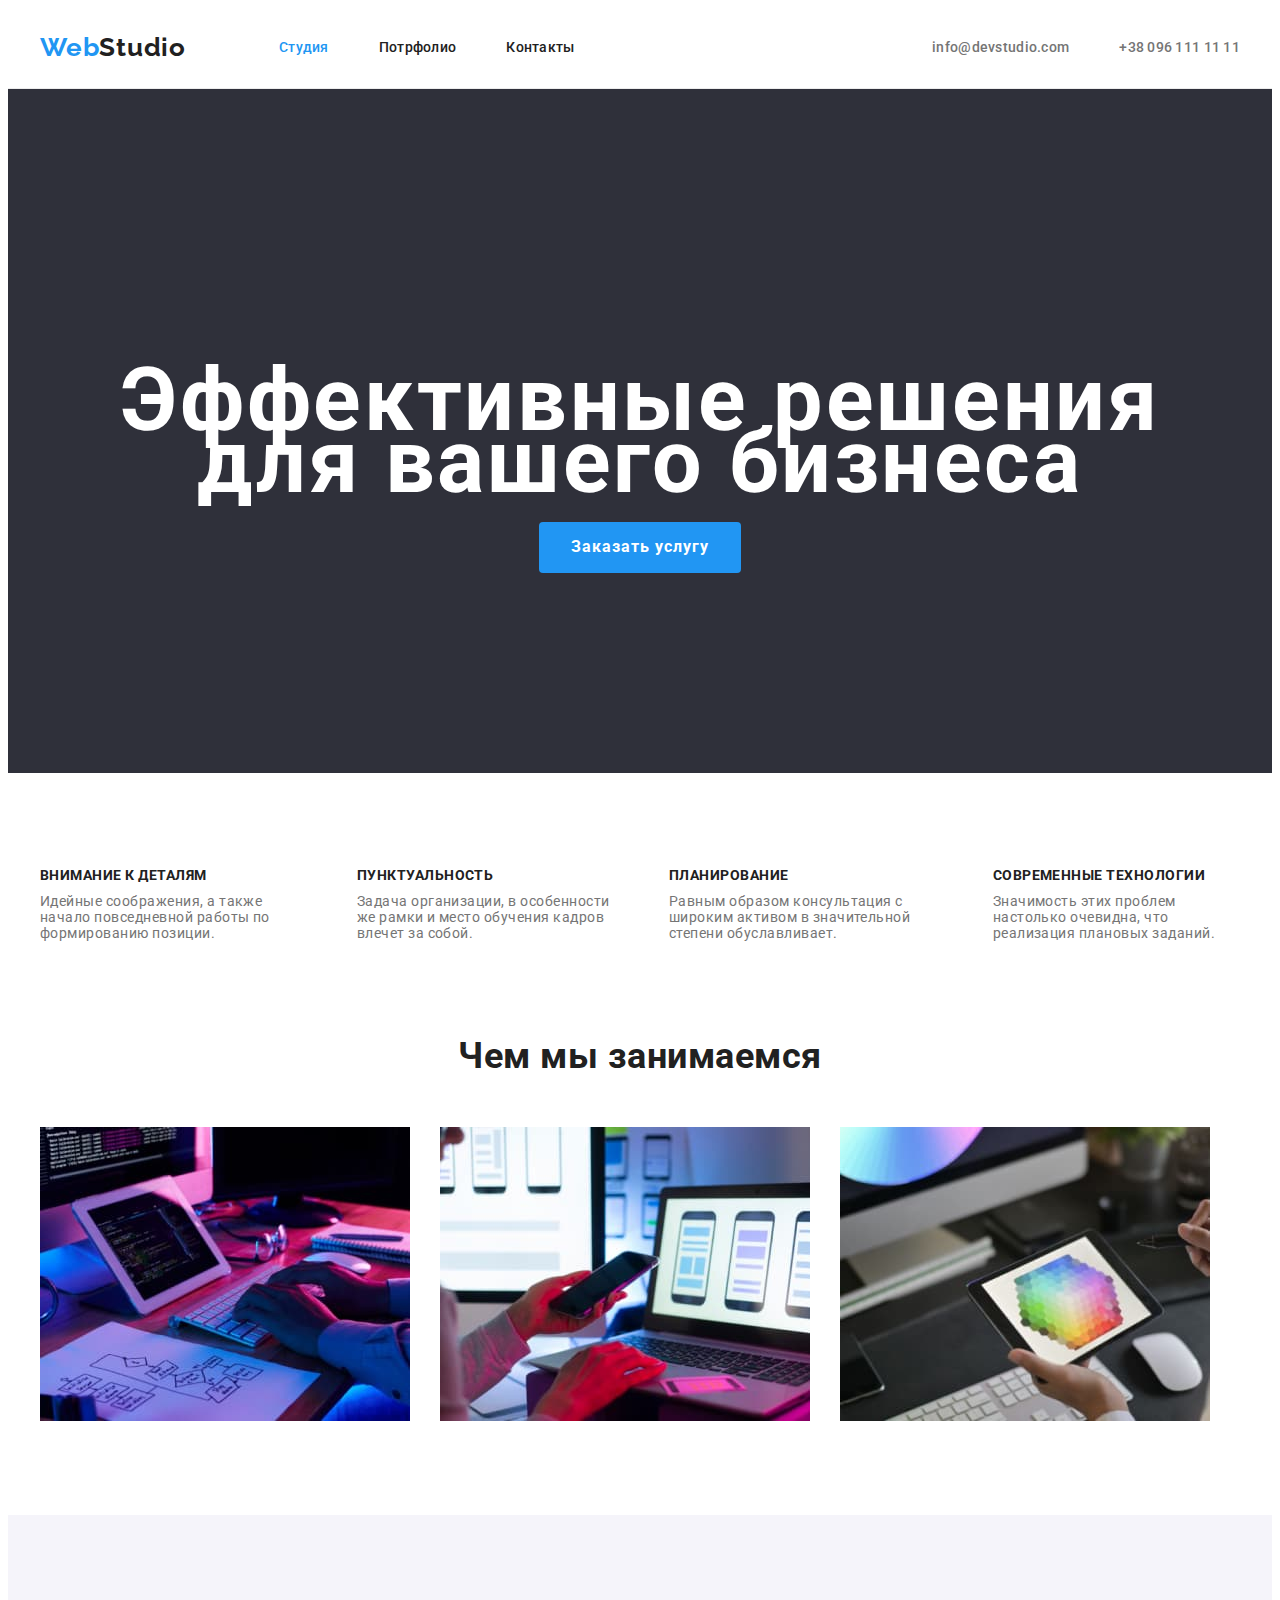
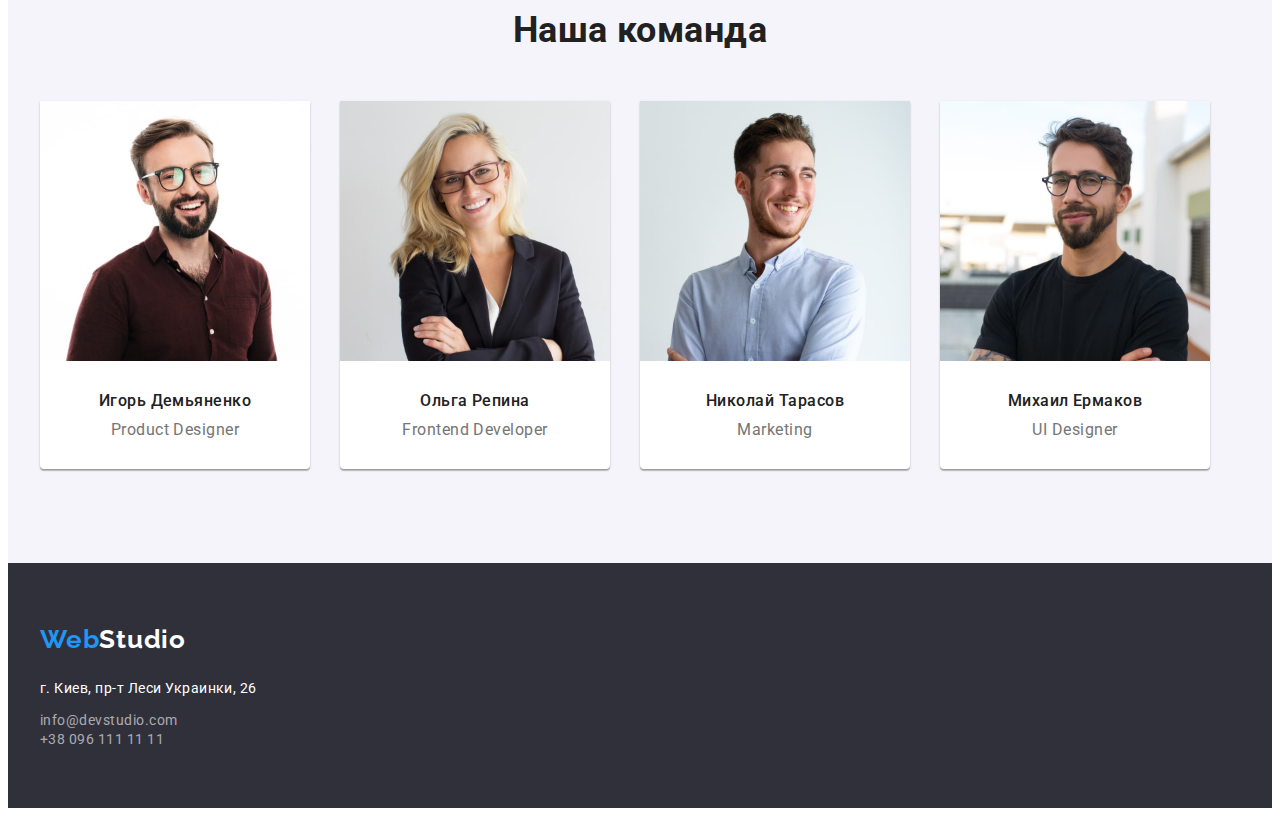
<file: index.html>
<!DOCTYPE html>
<html lang="en">
<head>
    <meta charset="UTF-8">
    <meta http-equiv="X-UA-Compatible" content="IE=edge">
    <meta name="viewport" content="width=device-width, initial-scale=1.0">
    <title>WebStudio</title>
    <link href="https://fonts.googleapis.com/css2?family=Raleway:wght@700&family=Roboto:wght@400;500;700&display=swap" rel="stylesheet">
    <link rel="stylesheet" href="https://cdnjs.cloudflare.com/ajax/libs/modern-normalize/1.1.0/modern-normalize.min.css" integrity="sha512-wpPYUAdjBVSE4KJnH1VR1HeZfpl1ub8YT/NKx4PuQ5NmX2tKuGu6U/JRp5y+Y8XG2tV+wKQpNHVUX03MfMFn9Q==" crossorigin="anonymous" referrerpolicy="no-referrer" />
    <link rel="stylesheet" href="./css/styles.css">
<body>
    <!-- Header -->
    <header class="page-header">
        <div class="container">
            <a class="logo logo-header" href="./index.html"><span class="blue-word">Web</span>Studio</a>

            <nav class="nav-links">
                <ul class="header-list list">
                    <li class="item">
                        <a class="header-nav-links links current" href="./index.html">Студия</a>
                    </li>
                    <li class="item">
                        <a class="header-nav-links" href="./portfolio.html">Потрфолио</a>
                    </li>
                    <li class="item">
                        <a class="header-nav-links" href="#">Контакты</a>
                    </li>
                </ul>
            </nav>
    
            <div class="contacts">
                <a class="contacts-links header-contacts-item" href="mailto:info@devstudio.com" class="my-e-mail">info@devstudio.com</a>
                <a class="contacts-links header-contacts-item" href="tel:+38-096-111-11-11" class="my-cell-number">+38 096 111 11 11</a>
            </div>
        </div>

    </header>

    <!-- Main content -->
    <main>
        <!-- ----ТИПУ-ГЕРОЙ---- -->
            <section class="header">
                <div class="container">
                    <h1>
                        Эффективные решения <br> для вашего бизнеса
                    </h1>
            
                    <!-- КНОПКА-ГЕРОЙ -->
                    <button type="button" class="alpha-button">Заказать услугу</button>
            </section>
            
            
            <!-- ОСОБЕННОСТИ -->
            <section class="features">
            
                <div class="container">
                    <ul class="features-list list">
                        <li class="featured-lits-item">
                            <h3 class="features-subtitle">Внимание к деталям</h3>
                            <p class="features-text">Идейные соображения, а также начало повседневной работы по формированию
                                позиции.</p>
                        </li>
                        <li class="featured-lits-item">
                            <h3 class="features-subtitle">Пунктуальность</h3>
                            <p class="features-text">Задача организации, в особенности же рамки и место обучения кадров влечет за
                                собой.</p>
                        </li>
                        <li class="featured-lits-item">
                            <h3 class="features-subtitle">Планирование</h3>
                            <p class="features-text">Равным образом консультация с широким активом в значительной степени
                                обуславливает.</p>
                        </li>
                        <li class="featured-lits-item">
                            <h3 class="features-subtitle">Современные технологии</h3>
                            <p class="features-text">Значимость этих проблем настолько очевидна, что реализация плановых заданий.
                            </p>
                        </li>
                    </ul>
            
                </div>
                </div>
            
            </section>

            <!-- ЧЕМ МЫ ЗАНИМАЕМСЯ -->
            <section class="works">
                <h2 class="works-header">
                    Чем мы занимаемся
                </h2>
                <div class="container">
                    <ul class="works-list list">
                        <li class="works-list-item">
                            <img src="images/box-1.JPG" alt="ipad with keyboard" width="370" height="294">
                        </li>
                        <li class="works-list-item">
                            <img src="images/box-2.JPG" alt="laptop" width="370" height="294">
                        </li>
                        <li class="works-list-item">
                            <img src="images/box-3.JPG" alt="ipad" width="370" height="294">
                        </li>
                    </ul>
                </div>
            </section>

                <!--НАША КОМАНДА -->
            <section class="team">
                <h2 class="team-header">
                    Наша команда
                </h2>

                <div class="container">
                    <ul class="team-list list">
            
                        <li class="team-list-item">
                            <div class="team-item">
                                <img src="images/igor-demyanenko.JPG" alt="Игорь Демьяненко Product Designer" width="270" height="260">
            
                                <h3 class="team-subtitle">Игорь Демьяненко</h3>
                
                                <p class="team-text">Product Designer</p>
                            </div>
                        </li>
                        <li class="team-list-item">

                            <div class="team-item">
                                <img src="images/olga-repina.JPG" alt="Ольга Репина Frontend Developer" width="270" height="260">
            
                                <h3 class="team-subtitle">Ольга Репина</h3>
                
                                <p class="team-text">Frontend Developer</p>
                            </div>
            
                        </li>
                        <li class="team-list-item">

                            <div class="team-item">
                                <img src="images/nikolay-tarasov.JPG" alt="Николай Тарасов Marketing" width="270" height="260">
            
                                <h3 class="team-subtitle">Николай Тарасов</h3>
                
                                <p class="team-text">Marketing</p>
                            </div>

                        </li>
                        <li class="team-list-item">

                            <div class="team-item">
                                <img src="images/mikhail-ermakov.JPG" alt="Михаил Ермаков UI Designer" width="270" height="260">
            
                                <h3 class="team-subtitle">Михаил Ермаков</h3>
                
                                <p class="team-text">UI Designer</p>
                            </div>

                        </li>
                    </ul>
                </div>
            
            </section>

    </main>

    <!-- Footer -->
    <footer class="footer">
    
        <div class="container">
            <div class="footer-items">
                <a class="logo" href="./index.html"><span class="blue-word">Web</span><span
                        class="white-word">Studio</span></a>
    
                <address class="address">
                    г. Киев, пр-т Леси Украинки, 26
                </address>
    
                <div class="contacts-footer">
                    <a class="footer-links" href="mailto:info@devstudio.com" class="my-e-mail">info@devstudio.com</a><br>
                    <a class="footer-links" href="tel:+38-096-111-11-11" class="my-cell-number">+38 096 111 11 11</a>
                </div>
            </div>
        </div>
    
    </footer>
</body>
</html>
</file>
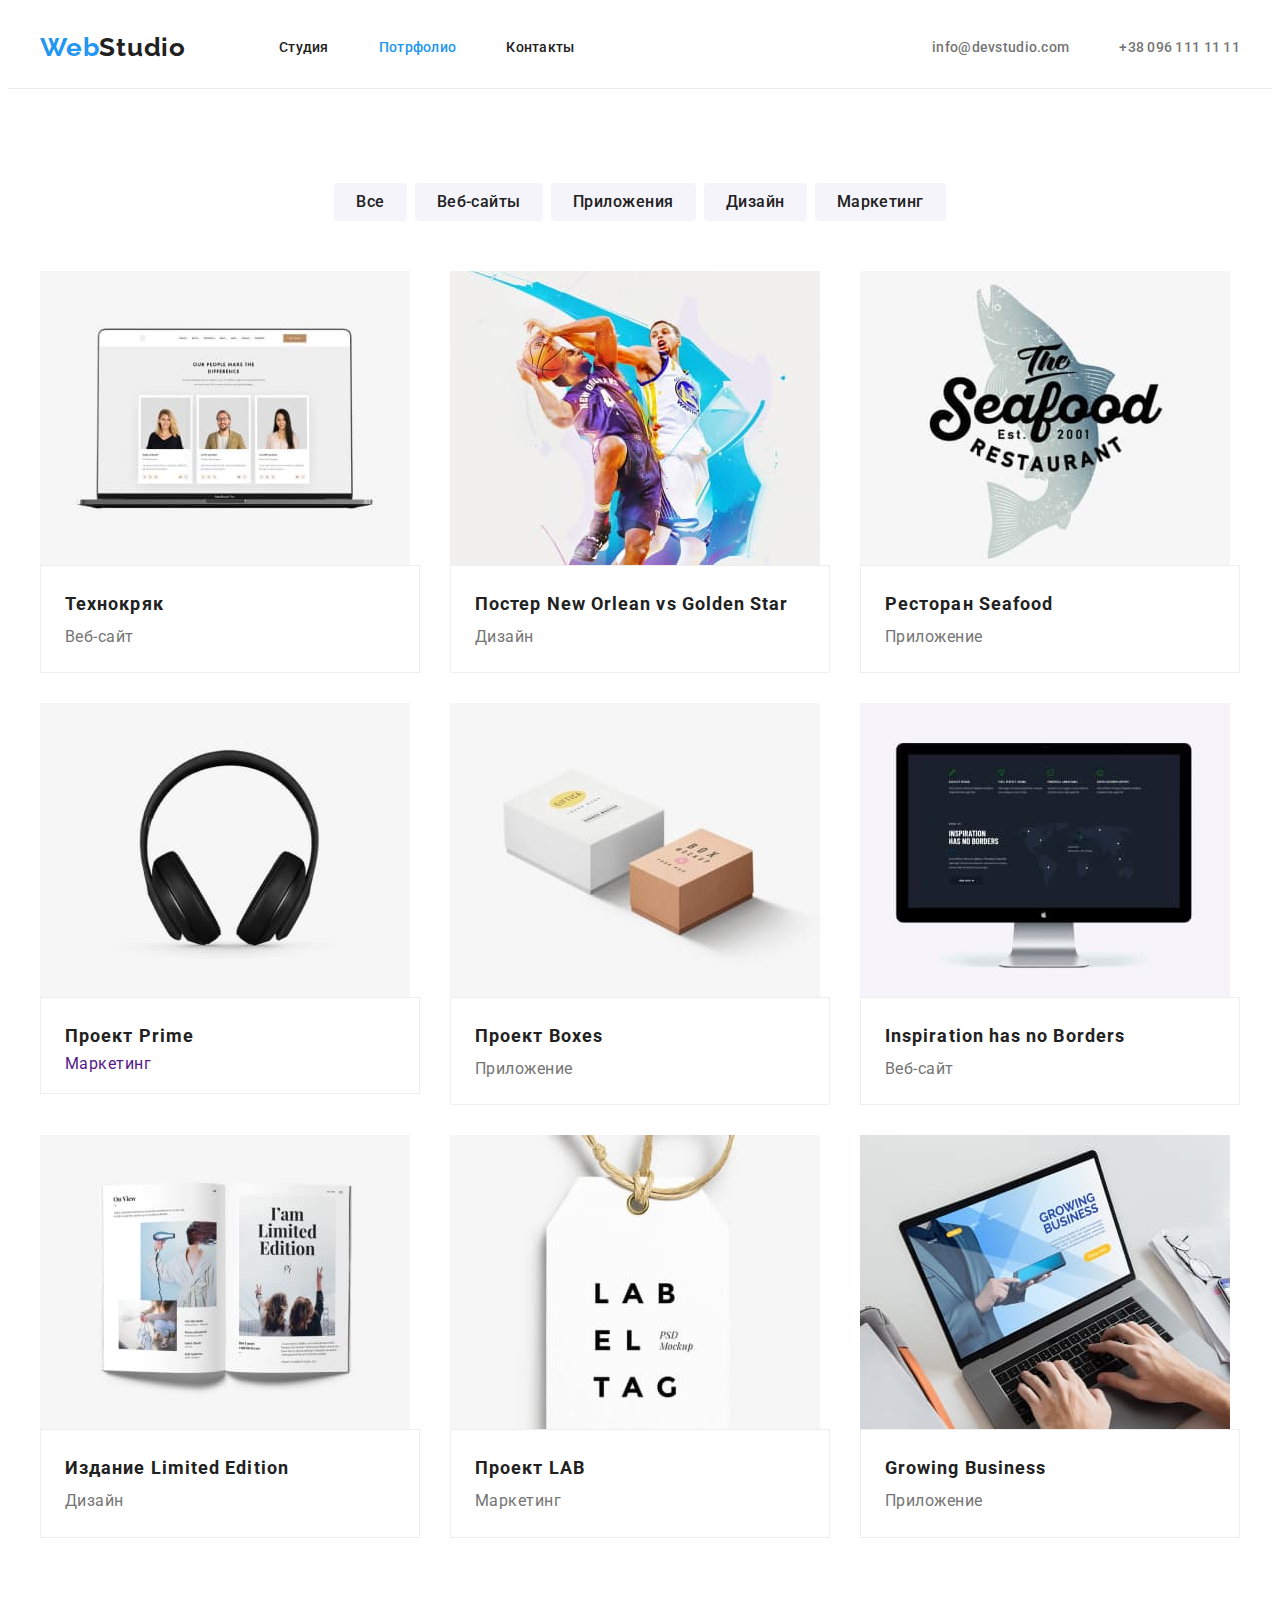
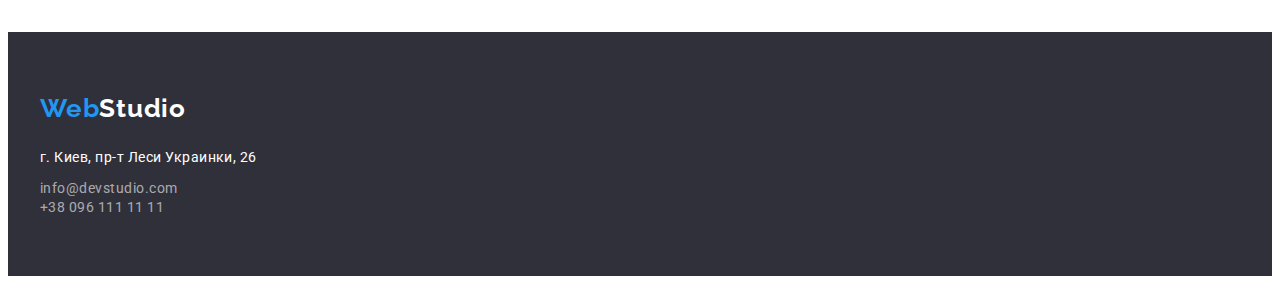
<file: portfolio.html>
<!DOCTYPE html>
<html lang="en">
<head>
    <meta charset="UTF-8">
    <meta http-equiv="X-UA-Compatible" content="IE=edge">
    <meta name="viewport" content="width=device-width, initial-scale=1.0">
    <title>WebStudio</title>
    <link href="https://fonts.googleapis.com/css2?family=Raleway:wght@700&family=Roboto:wght@400;500;700&display=swap" rel="stylesheet">
    <link rel="stylesheet" href="https://cdnjs.cloudflare.com/ajax/libs/modern-normalize/1.1.0/modern-normalize.min.css" integrity="sha512-wpPYUAdjBVSE4KJnH1VR1HeZfpl1ub8YT/NKx4PuQ5NmX2tKuGu6U/JRp5y+Y8XG2tV+wKQpNHVUX03MfMFn9Q==" crossorigin="anonymous" referrerpolicy="no-referrer" />
    <link rel="stylesheet" href="./css/styles.css">
<body>
    <!-- Header -->
    <header class="page-header">
        <div class="container">
            <a class="logo logo-header" href="./index.html"><span class="blue-word">Web</span>Studio</a>

            <nav class="nav-links">
                <ul class="header-list list">
                    <li class="item">
                        <a class="header-nav-links links" href="./index.html">Студия</a>
                    </li>
                    <li class="item">
                        <a class="header-nav-links  links current" href="./portfolio.html">Потрфолио</a>
                    </li>
                    <li class="item">
                        <a class="header-nav-links" href="#">Контакты</a>
                    </li>
                </ul>
            </nav>
    
            <div class="contacts">
                <a class="contacts-links header-contacts-item" href="mailto:info@devstudio.com" class="my-e-mail">info@devstudio.com</a>
                <a class="contacts-links header-contacts-item" href="tel:+38-096-111-11-11" class="my-cell-number">+38 096 111 11 11</a>
            </div>
        </div>
    </header>

    <!-- Main content -->

    <main>
        <!-- Buttons -->
<div class="filter">
    <div class="container">
        <ul class="filter-list list">
            <li class="filter-list-item">
                <button type="button" class="filter-button">Все</button>
            </li>

            <li class="filter-list-item">
                <button type="button" class="filter-button">Веб-сайты</button>
            </li>

            <li class="filter-list-item">
                <button type="button" class="filter-button">Приложения</button>
            </li>

            <li class="filter-list-item">
                <button type="button" class="filter-button">Дизайн</button>
            </li>

            <li class="filter-list-item">
                <button type="button" class="filter-button">Маркетинг</button>
            </li>
        </ul>
    </div>

</div>
        

<!-- СПИСОК ПРОЕКТІВ -->
<section class="projects">

    <div class="container">

        <ul class="projects-list list">

            <li class="projects-lits-item" >
                <a href="">

                    <img src="./images/techno-cryck.jpg" alt="Технокряк" width="370" height="294">
                    
                    <div class="item-style">
                        <h3 class="projects-subtitle">Технокряк</h3>
                        <p class="projects-text">Веб-сайт</p>
                    </div>

                </a>

            </li>

            <li class="projects-lits-item" >
                <a href="">

                    <img src="./images/new-orlean.jpg" alt="Постер New Orlean vs Golden Star" width="370" height="294">

                    <div class="item-style">
                        <h3 class="projects-subtitle">Постер New Orlean vs Golden Star</h3>
                        <p class="projects-text">Дизайн</p>
                    </div>

                </a>

            </li>

            <li class="projects-lits-item" >

                <a href="">

                    <img src="./images/seafood.jpg" alt="Ресторан Seafood" width="370" height="294">

                    <div class="item-style">
                        <h3 class="projects-subtitle">Ресторан Seafood</h3>
                        <p class="projects-text">Приложение</p>
                    </div>

                </a>

            </li>

            <li class="projects-lits-item" >
                
                <a href="">

                    <img src="./images/project-prime.jpg" alt="Проект Prime" width="370" height="294">

                    <div class="item-style">
                        <h3 class="projects-subtitle">Проект Prime</h3>
                        <p class="works-text">Маркетинг</p>
                    </div>

                </a>

            </li>

            <li class="projects-lits-item">

                <a href="">

                    <img src="./images/project-boxes.jpg" alt="Проект Boxes" width="370" height="294">

                    <div class="item-style">
                        <h3 class="projects-subtitle">Проект Boxes</h3>
                        <p class="projects-text">Приложение</p>
                    </div>

                </a>

            </li>
 
            <li class="projects-lits-item" >

                <a href="">
                    
                    <img src="./images/no-borders.jpg" alt="Inspiration has no Borders" width="370" height="294">

                    <div class="item-style">
                        <h3 class="projects-subtitle">Inspiration has no Borders</h3>
                        <p class="projects-text">Веб-сайт</p>
                    </div>

                </a>

            </li>

            <li class="projects-lits-item" >
                <a href="">

                    <img src="./images/limited-edition.jpg" alt="Издание Limited Edition" width="370" height="294">

                    <div class="item-style">
                        <h3 class="projects-subtitle">Издание Limited Edition</h3>
                        <p class="projects-text">Дизайн</p>
                    </div>

                </a>

            </li>

            <li class="projects-lits-item">
                <a href="">
                    
                    <img src="./images/project-lab.jpg" alt="Проект LAB" width="370" height="294">

                    <div class="item-style">
                        <h3 class="projects-subtitle">Проект LAB</h3>
                        <p class="projects-text">Маркетинг</p>
                    </div>

                </a>

            </li>

            <li class="projects-lits-item" >
                <a href="">

                    <img src="./images/growing-business.jpg" alt="Growing Business" width="370" height="294">

                    <div class="item-style">
                        <h3 class="projects-subtitle">Growing Business</h3>
                        <p class="projects-text">Приложение</p>
                    </div>

                </a>

            </li>
        </ul>
    </div>

</section>

</main>

<!-- Footer -->
<footer class="footer">
    
    <div class="container">
        <div class="footer-items">
            <a class="logo" href="./index.html"><span class="blue-word">Web</span><span
                    class="white-word">Studio</span></a>

            <address class="address">
                г. Киев, пр-т Леси Украинки, 26
            </address>

            <div class="contacts-footer">
                <a class="footer-links" href="mailto:info@devstudio.com" class="my-e-mail">info@devstudio.com</a><br>
                <a class="footer-links" href="tel:+38-096-111-11-11" class="my-cell-number">+38 096 111 11 11</a>
            </div>
        </div>
    </div>

</footer>
</body>

</html>
</file>
<file: css/styles.css>
/* --base-color-black: #212121; */

/* --secondary-color-gray: #757575; */

/* --accent-color: #2196F3; */

/* --white: #FFFFFF; */

/* background-color: #E5E5E5; */

h1,
h2,
h3,
h4,
h5,
h6,
p {
  margin: 0px;
}

img {

  display: block;

}

:root {
  --base-color-black: #212121;

  --secondary-color-gray: #757575;

  --accent-color: #2196f3;

  --white: #ffffff;

  --project-list-gap: 30px;
}

body {

  font-family: Roboto, sans-serif;
  letter-spacing: 0.03em;
  background-color: #ffffff;
  color: var(--base-color-black);
}

/* Общие классы */

.container {

  width: 1200px;
  padding-left: 15px;
  padding-right: 15px;

  margin: 0 auto;

}
.list {
  padding-left: 0px;
  margin: 0px;
  list-style-type: none;
}

.list a {
  text-decoration: none;
}

/* WebStudio colors */

.blue-word {
  color: var(--accent-color);
}

/* Header */

/* ----ЛОГО---- */

.page-header {

  border-bottom: 1px solid #ECECEC;

}

.page-header .container {

display: flex;

}

.logo {
  font-family: Raleway, sans-serif;
  font-weight: 700;
  font-size: 26px;
  line-height: 1.3em;
  letter-spacing: 0.03em;

  text-decoration: none;

  color: var(--base-color-black);
}

.logo-header {
  display: flex;
  align-items: center;
}

/* ----НАВІГАЦІЯ---- */

.container .header-list {
  display: flex;
  align-items: center;
  margin-left: 93px;
}

.header-list .item {
  margin-right: 50px;
}

.header-list .item:last-child {
  margin-right: 0px;
}

.header-nav-links {
  display: block;
  padding-top: 32px;
  padding-bottom: 32px;
}

.nav-links a {
  font-weight: 500;
  font-size: 14px;
  line-height: 1.14em;
  letter-spacing: 0.02em;

  color: var(--base-color-black);
}

.list .links.current {
  color: var(--accent-color);
}

.nav-links :hover,
.nav-links :focus {
  color: var(--accent-color);
}

/* ----КОНТАКТИ ХЕДЕРА---- */

.contacts {
  display: flex;
  margin-left: auto;
  align-items: center;

  font-weight: 500;
  font-size: 14px;
  line-height: 1.14em;
  letter-spacing: 0.02em;
}

.contacts-links {
  color: var(--secondary-color-gray);

  text-decoration: none;
}

.contacts :hover,
.contacts :focus {
  color: var(--accent-color);
}

.contacts .header-contacts-item + .header-contacts-item {
  margin-left: 50px;
}

/*----ТИПУ-ГЕРОЙ---- */
.header {
  text-align: center;
  padding-top: 280px;

  font-weight: 700;
  font-size: 44px;
  line-height: 1.4em;
  letter-spacing: 0.06em;

  color: var(--white);
  background-color: #2f303a;
}

/* ----КНОПКА-ГЕРОЙ---- */
.alpha-button {
  text-align: center;
  padding: 10px 32px;
  margin-top: 30px;
  margin-bottom: 200px;

  font-family: inherit;

  background-color: var(--accent-color);
  color: var(--white);

  font-weight: 700;
  font-size: 16px;
  line-height: 1.9em;
  border-radius: 4px;
  border: none;

  letter-spacing: 0.06em;
}

/* ---ОСОБЕННОСТИ---- */

.features-list {
  display: flex;
  padding-top: 94px;
}

.featured-lits-item:not(:last-child) {
  margin-right: 50px;
}

.features-subtitle {

  padding-bottom: 10px;

  font-weight: 700;
  font-size: 14px;

  text-transform: uppercase;
}

.features-text {
  font-size: 14px;
  line-height: 1, 71em;

  color: var(--secondary-color-gray);
}

/* ----ЧЕМ МЫ ЗАНИМАЕМСЯ---- */

.works {

  padding-bottom: 94px;

}

.works-header {
  padding-top: 94px;
  text-align: center;

  font-weight: 700;
  font-size: 36px;
  line-height: 1, 16em;
}

.works-list {
  display: flex;
  padding-top: 50px;
}

.works-list-item {
  display: flex;
}

.works-list-item:not(:last-child) {
  margin-right: 30px;
}

/* ----НАША КОМАНДА---- */

.team {
  padding-bottom: 94px;

  background: #f5f4fa;
}

.team-header {
  padding-top: 94px;

  font-weight: 700;
  font-size: 36px;
  line-height: 1, 16em;
  text-align: center;
}

.team-list {
  display: flex;
}

.team-list-item {
  padding-top: 50px;
}

.team-list-item:not(:last-child) {
  margin-right: 30px;
}

.team-item {
  background-color: var(--white);

  border-radius: 0px 0px 4px 4px;

  box-shadow: 0px 1px 3px rgba(0, 0, 0, 0.12), 0px 1px 1px rgba(0, 0, 0, 0.14),
    0px 2px 1px rgba(0, 0, 0, 0.2);
}

.team-subtitle {
  padding-top: 30px;

  font-weight: 500;
  font-size: 16px;
  line-height: 1.2em;
  text-align: center;
}

.team-text {
  padding-top: 10px;
  padding-bottom: 30px;

  font-size: 16px;
  line-height: 1.2em;
  text-align: center;

  color: var(--secondary-color-gray);
}

/* ----ТЬФУТЕР---- */

.footer {

  padding-top: 60px;

  background-color: #2f303a;
}


.footer-items {

  display: block;

}

.white-word {
  color: var(--white);
}

.address {

  padding-top: 20px;

  font-style: normal;
  font-size: 14px;
  line-height: 1.7em;

  color: var(--white);
}

.contacts-footer {

  padding-top: 9px;
  padding-bottom: 60px;

}

.footer-links {
  font-weight: 400;
  font-size: 14px;
  line-height: 1.14em;

  color: rgba(255, 255, 255, 0.6);

  text-decoration: none;
}




/* ----PORTFOLIO---- */

.filter {

  padding-bottom: 50px;

}

.filter-list {

  display: flex;
  padding-top: 94px;
  justify-content: center;

}

.filter-list-item:not(:last-child) {

  margin-right: 8px;

}

.filter-button {

  padding: 6px 22px;

  font-family: inherit;

  background: #f5f4fa;
  color: var(--base-color-black);

  border-radius: 4px;
  border: none;

  font-weight: 500;
  font-size: 16px;
  line-height: 1.6em;
  letter-spacing: 0.03em;
}

.filter li :hover,
.filter li :focus {
  background: var(--accent-color);
  color: var(--white);
}



/* ----СПИСОК ПРОЕКТІВ---- */

.projects-list {
  display: flex;
  flex-wrap: wrap;

  padding-bottom: 94px;

  margin-left: calc( -1 * var(--project-list-gap));
  margin-top: calc( -1 * var(--project-list-gap));

}

.projects-lits-item {

  flex-basis: calc((100% / 3) - 30px);

  margin-left: var(--project-list-gap);
  margin-top: var(--project-list-gap);

  
}

.item-style {

  padding: 20px 24px;
  border: 1px solid #EEEEEE;

}

.projects-subtitle {

  font-weight: 700;
  font-size: 18px;
  line-height: 2em;
  letter-spacing: 0.06em;

  color: var(--base-color-black);
}

.projects-text {

  font-size: 16px;
  line-height: 1.9em;

  color: var(--secondary-color-gray);
}
</file>
